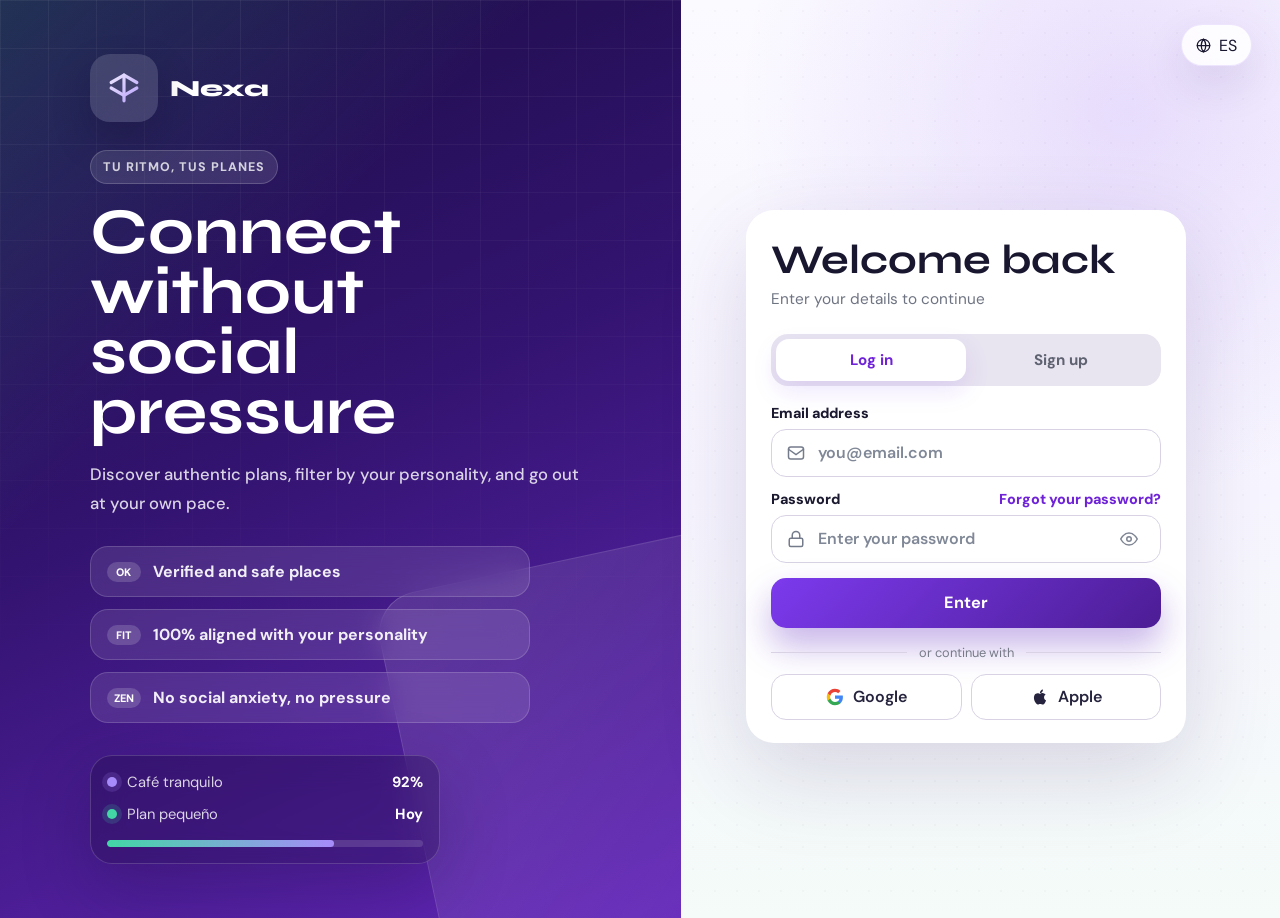
<file: login.html>
﻿<!DOCTYPE html>
<html lang="es">
<head>
  <meta charset="UTF-8" />
  <meta name="viewport" content="width=device-width, initial-scale=1.0" />
  <title>Nexa - Conecta Sin Presi&oacute;n</title>
  <link rel="stylesheet" href="login.css?v=6" />
  <link href="https://fonts.googleapis.com/css2?family=Syne:wght@700;800&family=DM+Sans:wght@300;400;500;600;700&display=swap" rel="stylesheet" />
</head>
<body>
  <aside class="panel-left" aria-hidden="true">
    <div class="panel-content">
      <div class="panel-logo">
        <div class="logo-icon-lg">
          <svg width="44" height="44" viewBox="0 0 48 48" fill="none">
            <path d="M10 18l14-8 14 8" stroke="url(#g1)" stroke-width="3.5" stroke-linecap="round"/>
            <path d="M10 24l14 8 14-8" stroke="url(#g1)" stroke-width="3.5" stroke-linecap="round"/>
            <path d="M24 10v28" stroke="url(#g1)" stroke-width="3.5" stroke-linecap="round"/>
            <defs>
              <linearGradient id="g1" x1="0" y1="0" x2="48" y2="48" gradientUnits="userSpaceOnUse">
                <stop offset="0%" stop-color="#fff"/>
                <stop offset="100%" stop-color="#A78BFA"/>
              </linearGradient>
            </defs>
          </svg>
        </div>
        <span class="panel-title">Nexa</span>
      </div>

      <div class="panel-copy">
        <span class="panel-kicker">Tu ritmo, tus planes</span>
        <h2 class="panel-headline" data-i18n="panel.headline">Conecta sin presión social</h2>
        <p class="panel-desc" data-i18n="panel.desc">Descubre planes auténticos, filtra por tu personalidad y sal al mundo a tu propio ritmo.</p>
      </div>

      <div class="panel-features">
        <div class="feature"><span class="feature-icon">OK</span><span data-i18n="panel.f1">Lugares verificados y seguros</span></div>
        <div class="feature"><span class="feature-icon">FIT</span><span data-i18n="panel.f2">100% alineado a tu personalidad</span></div>
        <div class="feature"><span class="feature-icon">ZEN</span><span data-i18n="panel.f3">Sin ansiedad social, sin presión</span></div>
      </div>

      <div class="panel-preview" aria-hidden="true">
        <div class="preview-row">
          <span class="preview-dot"></span>
          <span>Café tranquilo</span>
          <strong>92%</strong>
        </div>
        <div class="preview-row">
          <span class="preview-dot green"></span>
          <span>Plan pequeño</span>
          <strong>Hoy</strong>
        </div>
        <div class="preview-scale"><span></span></div>
      </div>
    </div>
  </aside>

  <main class="panel-right">
    <button class="lang-btn" id="langBtn" type="button" aria-label="Cambiar idioma">
      <svg width="15" height="15" viewBox="0 0 24 24" fill="none" stroke="currentColor" stroke-width="2" stroke-linecap="round"><circle cx="12" cy="12" r="10"/><path d="M2 12h20M12 2a15.3 15.3 0 010 20M12 2a15.3 15.3 0 000 20"/></svg>
      <span id="langLabel">EN</span>
    </button>

    <div class="mobile-logo">
      <div class="logo-icon-sm">
        <svg width="24" height="24" viewBox="0 0 48 48" fill="none">
          <path d="M10 18l14-8 14 8" stroke="url(#g2)" stroke-width="3.5" stroke-linecap="round"/>
          <path d="M10 24l14 8 14-8" stroke="url(#g2)" stroke-width="3.5" stroke-linecap="round"/>
          <path d="M24 10v28" stroke="url(#g2)" stroke-width="3.5" stroke-linecap="round"/>
          <defs>
            <linearGradient id="g2" x1="0" y1="0" x2="48" y2="48" gradientUnits="userSpaceOnUse">
              <stop offset="0%" stop-color="#7C3AED"/>
              <stop offset="100%" stop-color="#6EE7B7"/>
            </linearGradient>
          </defs>
        </svg>
      </div>
      <span class="mobile-logo-name">Nexa</span>
    </div>

    <section class="form-card" aria-label="Acceso a Nexa">
      <div class="form-header">
        <h1 class="form-title" data-i18n="form.title">Bienvenido de nuevo</h1>
        <p class="form-sub" data-i18n="form.sub">Ingresa tus datos para continuar</p>
      </div>

      <div class="tabs" role="tablist" aria-label="Tipo de acceso">
        <button class="tab active" id="tabLogin" type="button" role="tab" aria-selected="true" aria-controls="formLogin" data-tab="login" data-i18n="tab.login">Iniciar sesión</button>
        <button class="tab" id="tabRegister" type="button" role="tab" aria-selected="false" aria-controls="formRegister" data-tab="register" data-i18n="tab.register">Registrarse</button>
        <div class="tab-bar" id="tabIndicator"></div>
      </div>

      <form class="form-body" id="formLogin" role="tabpanel" aria-labelledby="tabLogin" novalidate>
        <div class="field-group">
          <label class="field-label" for="loginEmail" data-i18n="label.email">Correo electrónico</label>
          <div class="field-wrap">
            <svg class="fi" viewBox="0 0 24 24" fill="none" stroke="currentColor" stroke-width="2" stroke-linecap="round"><rect x="2" y="4" width="20" height="16" rx="3"/><path d="M2 7l10 7 10-7"/></svg>
            <input class="field-input" type="email" id="loginEmail" autocomplete="email" data-i18n-placeholder="placeholder.email" />
          </div>
        </div>

        <div class="field-group">
          <div class="label-row">
            <label class="field-label" for="loginPass" data-i18n="label.password">Contraseña</label>
            <a href="#" class="forgot" data-i18n="label.forgot">¿Olvidaste tu contraseña?</a>
          </div>
          <div class="field-wrap">
            <svg class="fi" viewBox="0 0 24 24" fill="none" stroke="currentColor" stroke-width="2" stroke-linecap="round"><rect x="3" y="11" width="18" height="11" rx="2"/><path d="M7 11V7a5 5 0 0110 0v4"/></svg>
            <input class="field-input" type="password" id="loginPass" autocomplete="current-password" data-i18n-placeholder="placeholder.password" />
            <button class="eye-btn" type="button" data-password-toggle="loginPass" tabindex="-1" aria-label="Mostrar contraseña">
              <svg viewBox="0 0 24 24" fill="none" stroke="currentColor" stroke-width="2" stroke-linecap="round"><path d="M1 12s4-8 11-8 11 8 11 8-4 8-11 8-11-8-11-8z"/><circle cx="12" cy="12" r="3"/></svg>
            </button>
          </div>
        </div>

        <button class="btn-primary" id="btnLogin" type="submit">
          <span class="btn-text" data-i18n="btn.login">Entrar</span>
          <span class="spinner" id="loginLoader"></span>
        </button>

        <div class="divider"><span data-i18n="divider">o continúa con</span></div>
        <div class="social-row" data-social-buttons></div>
      </form>

      <form class="form-body hidden" id="formRegister" role="tabpanel" aria-labelledby="tabRegister" novalidate>
        <div class="field-group">
          <label class="field-label" for="regName" data-i18n="label.name">Nombre completo</label>
          <div class="field-wrap">
            <svg class="fi" viewBox="0 0 24 24" fill="none" stroke="currentColor" stroke-width="2" stroke-linecap="round"><path d="M20 21v-2a4 4 0 00-4-4H8a4 4 0 00-4 4v2"/><circle cx="12" cy="7" r="4"/></svg>
            <input class="field-input" type="text" id="regName" autocomplete="name" data-i18n-placeholder="placeholder.name" />
          </div>
        </div>

        <div class="field-group">
          <label class="field-label" for="regEmail" data-i18n="label.email">Correo electrónico</label>
          <div class="field-wrap">
            <svg class="fi" viewBox="0 0 24 24" fill="none" stroke="currentColor" stroke-width="2" stroke-linecap="round"><rect x="2" y="4" width="20" height="16" rx="3"/><path d="M2 7l10 7 10-7"/></svg>
            <input class="field-input" type="email" id="regEmail" autocomplete="email" data-i18n-placeholder="placeholder.email" />
          </div>
        </div>

        <div class="field-group">
          <label class="field-label" for="regPass" data-i18n="label.password">Contraseña</label>
          <div class="field-wrap">
            <svg class="fi" viewBox="0 0 24 24" fill="none" stroke="currentColor" stroke-width="2" stroke-linecap="round"><rect x="3" y="11" width="18" height="11" rx="2"/><path d="M7 11V7a5 5 0 0110 0v4"/></svg>
            <input class="field-input" type="password" id="regPass" autocomplete="new-password" data-i18n-placeholder="placeholder.newpass" />
            <button class="eye-btn" type="button" data-password-toggle="regPass" tabindex="-1" aria-label="Mostrar contraseña">
              <svg viewBox="0 0 24 24" fill="none" stroke="currentColor" stroke-width="2" stroke-linecap="round"><path d="M1 12s4-8 11-8 11 8 11 8-4 8-11 8-11-8-11-8z"/><circle cx="12" cy="12" r="3"/></svg>
            </button>
          </div>
          <div class="strength-row">
            <div class="strength-track"><div class="strength-fill" id="sFill"></div></div>
            <span class="strength-txt" id="sTxt"></span>
          </div>
        </div>

        <div class="check-row">
          <input type="checkbox" id="termsCheck" class="check" />
          <label for="termsCheck" class="check-label">
            <span data-i18n="label.terms">Acepto los</span>
            <a href="../terms.html" class="link" data-i18n="label.tos">Términos de uso</a>
            <span data-i18n="label.and">y la</span>
            <a href="../privacy.html" class="link" data-i18n="label.privacy">Política de privacidad</a>
          </label>
        </div>

        <button class="btn-primary" id="btnRegister" type="submit">
          <span class="btn-text" data-i18n="btn.register">Crear cuenta</span>
          <span class="spinner" id="registerLoader"></span>
        </button>

        <div class="divider"><span data-i18n="dividerRegister">o regístrate con</span></div>
        <div class="social-row" data-social-buttons></div>
      </form>
    </section>
  </main>

  <div class="toast" id="toast" role="alert" aria-live="polite"></div>
  <script src="login.js"></script>
</body>
</html>
</file>
<file: login.css>
/* =============================================
   NEXA - login.css
   ============================================= */

:root {
  --purple: #7c3aed;
  --purple-dark: #4c1d95;
  --purple-soft: #f1edff;
  --mint: #42d7a5;
  --ink: #18172f;
  --text: #25233d;
  --text-muted: #6f7483;
  --border: #d8d2e4;
  --border-focus: #9f7aea;
  --error: #ef4444;
  --surface: rgba(255, 255, 255, 0.88);
  --shadow-lg: 0 30px 90px rgba(54, 28, 100, 0.16);
  --shadow-md: 0 18px 44px rgba(61, 35, 112, 0.12);
}

*, *::before, *::after {
  box-sizing: border-box;
}

html {
  min-height: 100%;
  background:
    radial-gradient(circle at 12% 16%, rgba(66, 215, 165, 0.18), transparent 28%),
    radial-gradient(circle at 88% 12%, rgba(124, 58, 237, 0.15), transparent 28%),
    linear-gradient(180deg, #fbfaff 0%, #f7f5ff 54%, #f4fbf8 100%);
}

body {
  margin: 0;
  min-height: 100vh;
  min-height: 100dvh;
  display: grid;
  grid-template-columns: 1fr;
  font-family: 'DM Sans', sans-serif;
  color: var(--text);
  background: transparent;
}

body::before {
  content: '';
  position: fixed;
  inset: 0;
  background-image: radial-gradient(rgba(78, 54, 137, 0.08) 1px, transparent 1px);
  background-size: 22px 22px;
  mask-image: linear-gradient(90deg, transparent, #000 38%, #000);
  pointer-events: none;
  opacity: 0.36;
}

a {
  color: inherit;
}

button,
input {
  font: inherit;
}

button {
  -webkit-tap-highlight-color: transparent;
}

body > aside,
body > main {
  position: relative;
  z-index: 1;
}

.panel-left {
  display: none;
  position: relative;
  overflow: hidden;
  padding: 54px;
  color: #fff;
  background:
    linear-gradient(135deg, rgba(66, 215, 165, 0.18), transparent 34%),
    linear-gradient(155deg, #1b0d43 0%, #32136f 46%, #6427ba 100%);
}

.panel-left::before,
.panel-left::after {
  content: '';
  position: absolute;
  pointer-events: none;
}

.panel-left::before {
  inset: 0;
  background:
    linear-gradient(rgba(255, 255, 255, 0.055) 1px, transparent 1px),
    linear-gradient(90deg, rgba(255, 255, 255, 0.055) 1px, transparent 1px);
  background-size: 48px 48px;
  mask-image: linear-gradient(180deg, #000, transparent 78%);
}

.panel-left::after {
  width: 62%;
  height: 58%;
  right: -24%;
  bottom: -18%;
  border: 1px solid rgba(255, 255, 255, 0.16);
  border-radius: 42px;
  transform: rotate(-12deg);
  background: linear-gradient(135deg, rgba(255, 255, 255, 0.12), transparent);
}

.panel-content {
  position: relative;
  z-index: 2;
  width: min(100%, 520px);
  min-height: 100%;
  display: flex;
  flex-direction: column;
  justify-content: center;
  gap: 28px;
  animation: fadeUp 0.8s ease both;
}

.panel-logo,
.mobile-logo {
  display: flex;
  align-items: center;
  gap: 12px;
}

.logo-icon-lg,
.logo-icon-sm {
  display: grid;
  place-items: center;
  background: rgba(255, 255, 255, 0.14);
  backdrop-filter: blur(14px);
  box-shadow: 0 18px 38px rgba(12, 6, 34, 0.22);
}

.logo-icon-lg {
  width: 68px;
  height: 68px;
  border-radius: 20px;
}

.logo-icon-sm {
  width: 44px;
  height: 44px;
  border-radius: 16px;
}

.panel-title,
.mobile-logo-name {
  font-family: 'Syne', sans-serif;
  font-weight: 800;
  letter-spacing: 0;
}

.panel-title {
  font-size: 1.45rem;
}

.panel-copy {
  display: grid;
  gap: 18px;
}

.panel-kicker {
  width: fit-content;
  padding: 8px 12px;
  border: 1px solid rgba(255, 255, 255, 0.18);
  border-radius: 999px;
  background: rgba(255, 255, 255, 0.11);
  color: rgba(255, 255, 255, 0.78);
  font-size: 0.78rem;
  font-weight: 800;
  letter-spacing: 0.08em;
  text-transform: uppercase;
}

.panel-headline {
  margin: 0;
  max-width: 10ch;
  font-family: 'Syne', sans-serif;
  font-size: clamp(3rem, 5.1vw, 5.45rem);
  line-height: 0.92;
  letter-spacing: 0;
}

.panel-desc {
  max-width: 42ch;
  margin: 0;
  color: rgba(255, 255, 255, 0.82);
  font-size: 1.04rem;
  font-weight: 500;
  line-height: 1.75;
}

.panel-features {
  display: grid;
  gap: 12px;
}

.feature {
  display: flex;
  align-items: center;
  gap: 12px;
  width: min(100%, 440px);
  padding: 14px 16px;
  border: 1px solid rgba(255, 255, 255, 0.16);
  border-radius: 18px;
  background: rgba(255, 255, 255, 0.1);
  color: rgba(255, 255, 255, 0.92);
  font-weight: 700;
  backdrop-filter: blur(14px);
}

.feature-icon {
  flex: 0 0 auto;
  min-width: 34px;
  padding: 3px 7px;
  border-radius: 999px;
  background: rgba(255, 255, 255, 0.16);
  color: #fff;
  font-size: 0.68rem;
  font-weight: 800;
  letter-spacing: 0;
  text-align: center;
}

.panel-preview {
  width: min(100%, 350px);
  margin-top: 4px;
  padding: 16px;
  border: 1px solid rgba(255, 255, 255, 0.16);
  border-radius: 22px;
  background: rgba(19, 9, 48, 0.28);
  box-shadow: 0 24px 70px rgba(10, 5, 30, 0.22);
  backdrop-filter: blur(16px);
}

.preview-row {
  display: grid;
  grid-template-columns: auto 1fr auto;
  align-items: center;
  gap: 10px;
  color: rgba(255, 255, 255, 0.82);
  font-size: 0.92rem;
}

.preview-row + .preview-row {
  margin-top: 12px;
}

.preview-row strong {
  color: #fff;
}

.preview-dot {
  width: 10px;
  height: 10px;
  border-radius: 999px;
  background: #a78bfa;
  box-shadow: 0 0 0 5px rgba(167, 139, 250, 0.16);
}

.preview-dot.green {
  background: var(--mint);
  box-shadow: 0 0 0 5px rgba(66, 215, 165, 0.16);
}

.preview-scale {
  height: 7px;
  margin-top: 16px;
  overflow: hidden;
  border-radius: 999px;
  background: rgba(255, 255, 255, 0.14);
}

.preview-scale span {
  display: block;
  width: 72%;
  height: 100%;
  border-radius: inherit;
  background: linear-gradient(90deg, var(--mint), #a78bfa);
}

.panel-right {
  min-height: 100vh;
  min-height: 100dvh;
  position: relative;
  display: flex;
  flex-direction: column;
  align-items: center;
  justify-content: center;
  gap: 16px;
  padding: 76px 20px 30px;
}

.panel-right > .lang-btn {
  position: absolute;
  top: 24px;
  right: 28px;
}

.mobile-logo {
  margin: 0;
}

.mobile-logo-name {
  color: var(--ink);
  font-size: 1.2rem;
}

.lang-btn {
  display: inline-flex;
  align-items: center;
  gap: 8px;
  min-height: 42px;
  padding: 9px 14px;
  border: 1px solid rgba(124, 58, 237, 0.12);
  border-radius: 999px;
  background: rgba(255, 255, 255, 0.86);
  color: var(--ink);
  box-shadow: var(--shadow-md);
  cursor: pointer;
  backdrop-filter: blur(14px);
  transition: transform 0.2s ease, box-shadow 0.2s ease, border-color 0.2s ease;
}

.lang-btn:hover {
  transform: translateY(-1px);
  border-color: rgba(124, 58, 237, 0.26);
  box-shadow: 0 18px 40px rgba(61, 35, 112, 0.16);
}

.form-card {
  width: min(100%, 440px);
  margin: 0 auto;
  padding: 28px 24px 22px;
  border: 1px solid rgba(255, 255, 255, 0.82);
  border-radius: 28px;
  background: #fff;
  box-shadow: var(--shadow-lg);
  backdrop-filter: blur(22px);
}

.form-header {
  display: grid;
  gap: 8px;
  margin-bottom: 22px;
}

.form-title {
  margin: 0;
  color: var(--ink);
  font-family: 'Syne', sans-serif;
  font-size: clamp(1.95rem, 4.3vw, 2.55rem);
  line-height: 1.02;
  letter-spacing: 0;
}

.form-sub {
  margin: 0;
  color: var(--text-muted);
  font-size: 0.96rem;
  line-height: 1.55;
}

.tabs {
  display: grid;
  grid-template-columns: repeat(2, 1fr);
  position: relative;
  padding: 5px;
  margin-bottom: 18px;
  border-radius: 17px;
  background: #e8e4f0;
}

.tab {
  position: relative;
  z-index: 2;
  min-height: 42px;
  padding: 10px;
  border: 0;
  border-radius: 13px;
  background: transparent;
  color: #5f6271;
  cursor: pointer;
  font-family: 'DM Sans', sans-serif;
  font-size: 0.95rem;
  font-weight: 700;
  letter-spacing: 0;
  transition: color 0.2s ease;
}

.tab.active {
  color: #6f22d8;
}

.tab-bar {
  position: absolute;
  inset: 5px auto 5px 5px;
  width: calc(50% - 5px);
  border-radius: 13px;
  background: #fff;
  box-shadow: 0 10px 24px rgba(124, 58, 237, 0.13);
  transition: transform 0.28s cubic-bezier(.4, 0, .2, 1);
}

.tab-bar.right {
  transform: translateX(calc(100% + 5px));
}

.form-body {
  display: grid;
  gap: 13px;
  animation: fadeUp 0.45s ease both;
}

.hidden {
  display: none;
}

.field-group {
  display: grid;
  gap: 7px;
}

.field-label {
  color: #1b1930;
  font-size: 0.9rem;
  font-weight: 800;
}

.label-row {
  display: flex;
  align-items: baseline;
  justify-content: space-between;
  gap: 12px;
}

.forgot,
.link {
  color: #6f22d8;
  text-decoration: none;
  font-weight: 800;
}

.forgot {
  font-size: 0.9rem;
}

.forgot:hover,
.link:hover {
  text-decoration: underline;
}

.field-wrap {
  display: flex;
  align-items: center;
  gap: 11px;
  min-height: 48px;
  padding: 0 15px;
  border: 1.5px solid #d8d2e4;
  border-radius: 15px;
  background: #fff;
  transition: border-color 0.2s ease, box-shadow 0.2s ease, transform 0.2s ease, background 0.2s ease;
}

.field-wrap:focus-within {
  border-color: var(--border-focus);
  background: #fff;
  box-shadow: 0 0 0 4px rgba(167, 139, 250, 0.16);
  transform: translateY(-1px);
}

.field-wrap.error {
  border-color: var(--error);
  box-shadow: 0 0 0 4px rgba(239, 68, 68, 0.1);
}

.fi {
  width: 18px;
  height: 18px;
  flex-shrink: 0;
  color: #747b8a;
}

.field-input {
  width: 100%;
  min-width: 0;
  border: 0;
  outline: 0;
  background: transparent;
  color: var(--ink);
  font-weight: 700;
}

.field-input::placeholder {
  color: #808897;
  font-weight: 600;
}

.eye-btn {
  display: inline-grid;
  place-items: center;
  width: 32px;
  height: 32px;
  padding: 0;
  border: 0;
  border-radius: 10px;
  background: transparent;
  color: #7d8492;
  cursor: pointer;
  flex-shrink: 0;
  transition: background 0.16s ease, color 0.16s ease;
}

.eye-btn:hover {
  background: var(--purple-soft);
  color: var(--purple);
}

.eye-btn svg {
  width: 18px;
  height: 18px;
}

.strength-row {
  display: grid;
  gap: 6px;
}

.strength-track {
  height: 5px;
  overflow: hidden;
  border-radius: 999px;
  background: #eaecf3;
}

.strength-fill {
  width: 0;
  height: 100%;
  border-radius: inherit;
  transition: width 0.3s ease, background 0.3s ease;
}

.strength-txt,
.field-error {
  font-size: 0.82rem;
  line-height: 1.4;
}

.strength-txt {
  color: var(--text-muted);
}

.field-error {
  min-height: 1rem;
  color: var(--error);
}

.check-row {
  display: flex;
  align-items: flex-start;
  gap: 10px;
}

.check {
  width: 18px;
  height: 18px;
  margin-top: 2px;
  accent-color: var(--purple);
  flex-shrink: 0;
}

.check-label {
  color: var(--text-muted);
  font-size: 0.92rem;
  line-height: 1.6;
}

.btn-primary {
  display: inline-flex;
  align-items: center;
  justify-content: center;
  gap: 10px;
  width: 100%;
  min-height: 50px;
  margin-top: 2px;
  padding: 12px 16px;
  border: 0;
  border-radius: 15px;
  background: linear-gradient(135deg, #7c3aed 0%, #4c1d95 100%);
  color: #fff;
  box-shadow: 0 18px 34px rgba(92, 35, 190, 0.34);
  cursor: pointer;
  font-family: 'DM Sans', sans-serif;
  font-size: 1.02rem;
  font-weight: 700;
  letter-spacing: 0;
  transition: transform 0.16s ease, box-shadow 0.16s ease, opacity 0.16s ease;
}

.btn-primary:hover {
  transform: translateY(-1px);
  box-shadow: 0 22px 40px rgba(92, 35, 190, 0.4);
}

.btn-primary:active {
  transform: translateY(0);
}

.btn-primary:disabled {
  opacity: 1;
  cursor: not-allowed;
  transform: none;
  filter: saturate(0.82);
}

.btn-text {
  transition: opacity 0.18s ease;
}

.spinner {
  width: 18px;
  height: 18px;
  display: none;
  border: 2px solid rgba(255, 255, 255, 0.35);
  border-top-color: #fff;
  border-radius: 50%;
  animation: spin 0.8s linear infinite;
}

.spinner.show {
  display: inline-block;
}

.divider {
  display: flex;
  align-items: center;
  gap: 12px;
  margin-top: 3px;
  color: #777b88;
  font-size: 0.8rem;
}

.divider::before,
.divider::after {
  content: '';
  flex: 1;
  height: 1px;
  background: var(--border);
}

.social-row {
  display: grid;
  grid-template-columns: repeat(2, minmax(0, 1fr));
  gap: 9px;
}

.btn-social {
  display: inline-flex;
  align-items: center;
  justify-content: center;
  gap: 9px;
  min-height: 46px;
  padding: 11px 14px;
  border: 1.5px solid var(--border);
  border-radius: 15px;
  background: #fff;
  color: #25233d;
  cursor: pointer;
  font-weight: 600;
  transition: transform 0.15s ease, box-shadow 0.15s ease, border-color 0.15s ease, background 0.15s ease;
}

.btn-social:hover {
  transform: translateY(-1px);
  border-color: rgba(124, 58, 237, 0.26);
  background: #fff;
  box-shadow: 0 12px 24px rgba(124, 58, 237, 0.08);
}

.toast {
  position: fixed;
  left: 50%;
  bottom: 28px;
  z-index: 20;
  padding: 11px 18px;
  border-radius: 999px;
  background: var(--ink);
  color: #fff;
  font-size: 0.92rem;
  font-weight: 700;
  opacity: 0;
  pointer-events: none;
  transform: translateX(-50%) translateY(16px);
  transition: opacity 0.25s ease, transform 0.25s ease;
}

.toast.show {
  opacity: 1;
  transform: translateX(-50%) translateY(0);
}

.toast.success {
  background: #059669;
}

.toast.error {
  background: var(--error);
}

@keyframes fadeUp {
  from {
    transform: translateY(10px);
  }

  to {
    transform: translateY(0);
  }
}

@keyframes spin {
  to {
    transform: rotate(360deg);
  }
}

@media (min-width: 960px) {
  body {
    grid-template-columns: minmax(430px, 1fr) minmax(450px, 0.88fr);
  }

  .panel-left {
    display: flex;
  }

  .panel-right {
    padding: 74px 36px 40px;
  }

  .mobile-logo {
    display: none;
  }
}

@media (min-width: 1280px) {
  .panel-left {
    padding-left: 7vw;
  }

  .panel-right {
    padding-right: 5vw;
  }
}

@media (min-width: 1440px) {
  body {
    grid-template-columns: minmax(520px, 1.08fr) minmax(480px, 0.92fr);
  }

  .form-card {
    width: min(100%, 480px);
  }
}

@media (max-width: 959.98px) {
  html {
    background:
      radial-gradient(circle at 0% 0%, rgba(66, 215, 165, 0.22), transparent 27%),
      radial-gradient(circle at 100% 0%, rgba(124, 58, 237, 0.18), transparent 28%),
      linear-gradient(155deg, #fbfffd 0%, #f8f5ff 48%, #f4f1ff 100%);
  }

  body::before {
    mask-image: none;
    opacity: 0.42;
  }

  .panel-right {
    min-height: 100vh;
    min-height: 100dvh;
    justify-content: center;
    padding: 64px 18px 22px;
  }

  .panel-right > .lang-btn {
    top: 18px;
    right: 18px;
  }

  .mobile-logo {
    position: absolute;
    top: 18px;
    left: 18px;
  }

  .logo-icon-sm {
    width: 38px;
    height: 38px;
    border-radius: 14px;
    background: rgba(255, 255, 255, 0.78);
    box-shadow: 0 14px 34px rgba(61, 35, 112, 0.12);
  }

  .mobile-logo-name {
    font-size: 1.05rem;
  }

  .form-card {
    width: min(100%, 460px);
    padding: 24px 22px 18px;
    border-color: rgba(255, 255, 255, 0.9);
    border-radius: 24px;
    background: #fff;
    box-shadow: 0 24px 70px rgba(42, 24, 83, 0.15);
  }

  .form-title {
    max-width: none;
    font-size: clamp(1.85rem, 4.5vw, 2.12rem);
    line-height: 1.08;
  }

  .tabs {
    border-radius: 15px;
  }

  .tab {
    min-height: 40px;
    font-size: 0.92rem;
  }

  .field-label,
  .forgot {
    font-size: 0.85rem;
  }

  .field-wrap {
    min-height: 46px;
    border-radius: 14px;
  }

  .field-input::placeholder {
    color: #7f8796;
  }

  .btn-primary,
  .btn-social {
    min-height: 46px;
    border-radius: 14px;
  }
}

@media (max-width: 640px) {
  .panel-right {
    padding: 64px 14px 22px;
  }

  .panel-right > .lang-btn {
    top: 16px;
    right: 14px;
  }

  .form-card {
    padding: 22px 16px 18px;
    border-radius: 22px;
  }

  .form-title {
    font-size: 2rem;
  }

  .social-row {
    grid-template-columns: 1fr;
  }

  .label-row {
    flex-direction: column;
    align-items: flex-start;
    gap: 6px;
  }
}

@media (max-width: 380px) {
  .panel-right {
    padding-inline: 10px;
  }

  .mobile-logo-name,
  .lang-btn span {
    display: none;
  }

  .form-card {
    padding: 20px 14px 16px;
  }

  .form-title {
    font-size: 1.75rem;
  }

  .tab {
    font-size: 0.84rem;
  }
}

@media (max-height: 680px) and (max-width: 959.98px) {
  .panel-right {
    justify-content: flex-start;
    padding-top: 60px;
  }

  .form-card {
    padding-block: 18px;
  }

  .form-header {
    margin-bottom: 14px;
  }

  .form-body {
    gap: 10px;
  }

  .field-wrap,
  .btn-primary,
  .btn-social {
    min-height: 42px;
  }
}

@media (orientation: landscape) and (max-width: 959.98px) {
  .panel-right {
    padding-block: 58px 18px;
  }

  .mobile-logo {
    display: none;
  }
}
</file>
